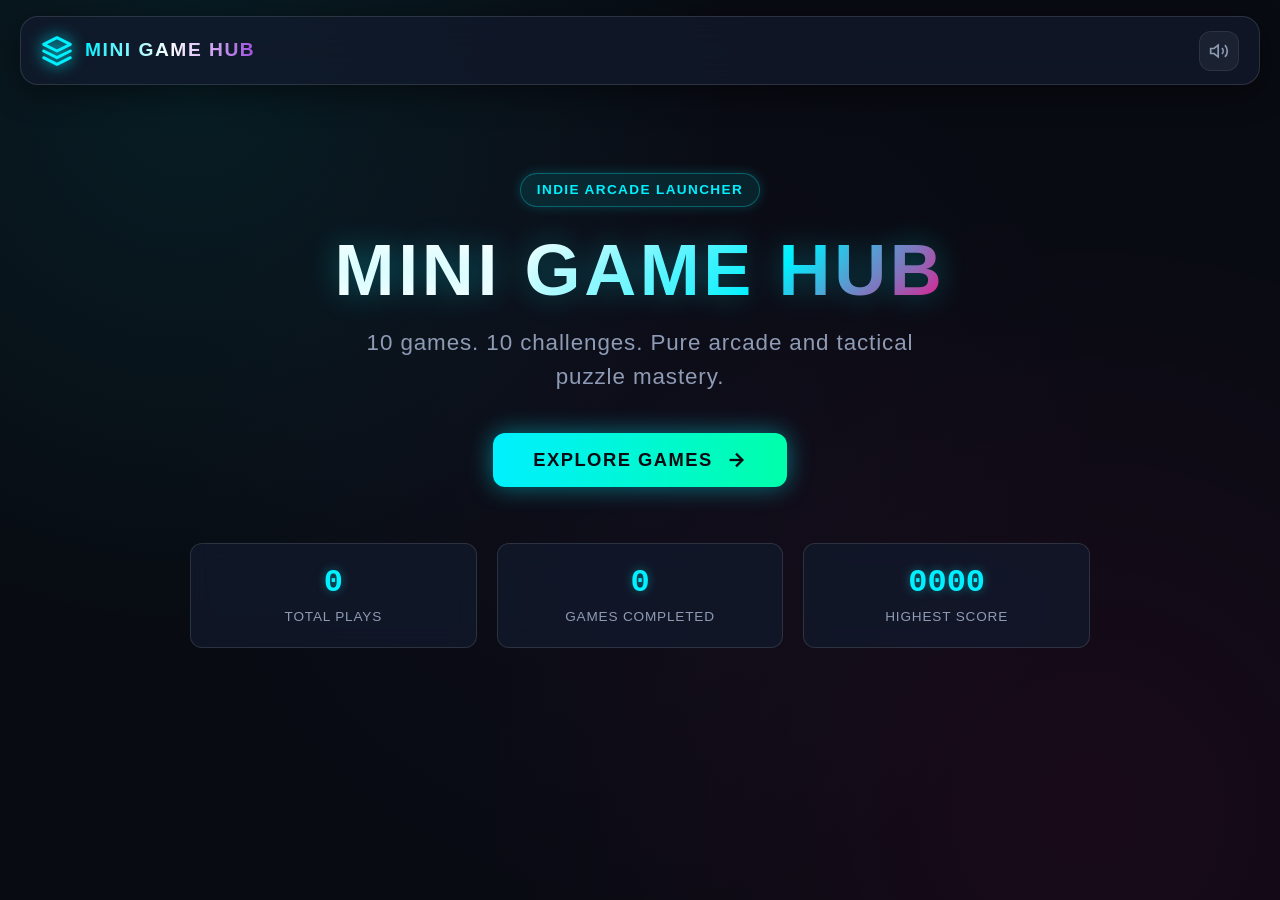
<file: mini-game-hub/index.html>
<!DOCTYPE html>
<html lang="en">
<head>
  <meta charset="UTF-8">
  <meta name="viewport" content="width=device-width, initial-scale=1.0">
  <title>Mini Game Hub | 10 Games, 10 Challenges</title>
  <meta name="description" content="An indie game launcher featuring 10 unique, fully playable mini-games built with vanilla HTML, CSS, and JavaScript.">
  
  <!-- Stylesheets -->
  <link rel="stylesheet" href="css/style.css">
  <link rel="stylesheet" href="css/games.css">
</head>
<body>
  <div id="app-container">
    <!-- Global Header -->
    <header class="app-header">
      <div class="brand-logo" id="brand-link" title="Return to Home">
        <svg class="brand-icon" viewBox="0 0 24 24" fill="none" stroke="currentColor" stroke-width="2.2" stroke-linecap="round" stroke-linejoin="round">
          <polygon points="12 2 2 7 12 12 22 7 12 2"></polygon>
          <polyline points="2 17 12 22 22 17"></polyline>
          <polyline points="2 12 12 17 22 12"></polyline>
        </svg>
        <span class="brand-text">Mini Game Hub</span>
      </div>

      <div class="header-actions">
        <button class="btn-icon" id="btn-toggle-sound" title="Toggle Sound FX" aria-label="Toggle Sound Effects">
          <svg viewBox="0 0 24 24" width="20" height="20" fill="none" stroke="currentColor" stroke-width="2">
            <polygon points="11 5 6 9 2 9 2 15 6 15 11 19 11 5"></polygon>
            <path d="M19.07 4.93a10 10 0 0 1 0 14.14M15.54 8.46a5 5 0 0 1 0 7.07"></path>
          </svg>
        </button>
      </div>
    </header>

    <!-- VIEW 1: HOME -->
    <main id="view-home" class="view-screen active">
      <section class="home-hero">
        <div class="hero-badge">Indie Arcade Launcher</div>
        <h1 class="hero-title">Mini Game Hub</h1>
        <p class="hero-subtitle">10 games. 10 challenges. Pure arcade and tactical puzzle mastery.</p>

        <button class="btn-primary-launch" id="btn-explore">
          <span>EXPLORE GAMES</span>
          <svg viewBox="0 0 24 24" width="22" height="22" fill="none" stroke="currentColor" stroke-width="2.5">
            <line x1="5" y1="12" x2="19" y2="12"></line>
            <polyline points="12 5 19 12 12 19"></polyline>
          </svg>
        </button>

        <!-- Stats Overview -->
        <div class="home-stats-grid">
          <div class="stat-pill">
            <div class="stat-value" id="stat-total-plays">0</div>
            <div class="stat-label">Total Plays</div>
          </div>
          <div class="stat-pill">
            <div class="stat-value" id="stat-completed">0</div>
            <div class="stat-label">Games Completed</div>
          </div>
          <div class="stat-pill">
            <div class="stat-value" id="stat-highest-score">0000</div>
            <div class="stat-label">Highest Score</div>
          </div>
        </div>
      </section>
    </main>

    <!-- VIEW 2: GAME HUB -->
    <section id="view-hub" class="view-screen">
      <div class="hub-header">
        <div class="hub-title-row">
          <h2 class="hub-title">Game Library</h2>
          <span class="hub-subtitle">Select a challenge to begin</span>
        </div>
      </div>

      <!-- 10 Game Cards Grid -->
      <div class="games-grid" id="games-grid">
        <!-- Rendered dynamically by app.js -->
      </div>
    </section>

    <!-- VIEW 3: GAME SCREEN -->
    <section id="view-game" class="view-screen">
      <div class="game-screen-wrapper">
        <!-- Top bar: Back & Title -->
        <div class="game-top-bar">
          <button class="btn-back" id="btn-game-back">
            <span>←</span> BACK
          </button>
          <h2 class="active-game-title" id="hud-game-title">GAME NAME</h2>
          <div style="width: 70px;"></div> <!-- balance spacing -->
        </div>

        <!-- Consistent HUD Stats Bar -->
        <div class="game-hud-bar">
          <div class="hud-item">
            <span class="hud-item-label">Score</span>
            <span class="hud-item-val" id="hud-score">0000</span>
          </div>
          <div class="hud-item">
            <span class="hud-item-label">Best</span>
            <span class="hud-item-val" id="hud-best">0000</span>
          </div>
          <div class="hud-item">
            <span class="hud-item-label">Level</span>
            <span class="hud-item-val" id="hud-level">1</span>
          </div>
          <div class="hud-item">
            <span class="hud-item-label">Time</span>
            <span class="hud-item-val" id="hud-time">00:30</span>
          </div>
        </div>

        <!-- Dynamic Game Mount Container -->
        <div id="game-area">
          <!-- Game modules inject canvas/DOM here -->
        </div>

        <!-- Bottom Controls -->
        <div class="game-bottom-bar">
          <button class="btn-ctrl btn-restart" id="btn-restart-game">RESTART</button>
          <button class="btn-ctrl btn-exit" id="btn-exit-game">EXIT</button>
        </div>
      </div>
    </section>
  </div>

  <!-- Reusable Modal (Game Over / Victory / Solution) -->
  <div class="modal-overlay" id="modal-overlay">
    <div class="modal-card" id="modal-content">
      <!-- Injected dynamically by app.js -->
    </div>
  </div>

  <!-- JavaScript Modules in Dependency Order -->
  <script src="js/storage.js"></script>
  <script src="js/utils.js"></script>

  <!-- 10 Independent Games -->
  <script src="js/games/memoryHacker.js"></script>
  <script src="js/games/fakeOrReal.js"></script>
  <script src="js/games/whoIsLying.js"></script>
  <script src="js/games/bombDefusal.js"></script>
  <script src="js/games/trafficController.js"></script>
  <script src="js/games/virusEvolution.js"></script>
  <script src="js/games/bankHeist.js"></script>
  <script src="js/games/rescueIsland.js"></script>
  <script src="js/games/robotArena.js"></script>
  <script src="js/games/timeLoop.js"></script>

  <!-- Main App Controller -->
  <script src="js/app.js"></script>
</body>
</html>
</file>
<file: mini-game-hub/css/style.css>
/* ==========================================================================
   MINI GAME HUB - MASTER STYLESHEET
   Dark Gaming Aesthetic, Neon Accents, Glassmorphic Panels & Responsive Layout
   ========================================================================== */

:root {
  --bg-main: #080b12;
  --bg-secondary: #0f1626;
  --bg-card: rgba(18, 26, 44, 0.75);
  --bg-card-hover: rgba(26, 38, 64, 0.85);
  --bg-panel: rgba(13, 20, 36, 0.8);

  --text-main: #f0f4fc;
  --text-muted: #8e9bb5;
  --text-dim: #54627d;

  --neon-cyan: #00f0ff;
  --neon-magenta: #ff007f;
  --neon-purple: #9d4edd;
  --neon-green: #00ff88;
  --neon-amber: #ffaa00;
  --neon-red: #ff334b;

  --border-subtle: rgba(255, 255, 255, 0.08);
  --border-glow: rgba(0, 240, 255, 0.3);
  --border-glass: rgba(255, 255, 255, 0.12);

  --font-main: -apple-system, BlinkMacSystemFont, 'Segoe UI', Roboto, Helvetica, Arial, sans-serif;
  --font-mono: 'SFMono-Regular', Consolas, 'Liberation Mono', Menlo, Courier, monospace;
  --font-gaming: 'Orbitron', -apple-system, BlinkMacSystemFont, 'Segoe UI', sans-serif;

  --radius-sm: 8px;
  --radius-md: 12px;
  --radius-lg: 18px;
  --radius-full: 9999px;

  --shadow-card: 0 8px 32px 0 rgba(0, 0, 0, 0.45);
  --shadow-glow-cyan: 0 0 20px rgba(0, 240, 255, 0.35);
  --shadow-glow-magenta: 0 0 20px rgba(255, 0, 127, 0.35);

  --transition-fast: 0.15s ease;
  --transition-normal: 0.25s cubic-bezier(0.16, 1, 0.3, 1);
}

/* Base Reset & Box Sizing */
*, *::before, *::after {
  box-sizing: border-box;
  margin: 0;
  padding: 0;
}

body {
  font-family: var(--font-main);
  background-color: var(--bg-main);
  color: var(--text-main);
  min-height: 100vh;
  line-height: 1.5;
  overflow-x: hidden;
  background-image: 
    radial-gradient(circle at 15% 10%, rgba(0, 240, 255, 0.08) 0%, transparent 40%),
    radial-gradient(circle at 85% 90%, rgba(255, 0, 127, 0.07) 0%, transparent 45%),
    radial-gradient(circle at 50% 50%, rgba(157, 78, 221, 0.04) 0%, transparent 60%);
  background-attachment: fixed;
  -webkit-font-smoothing: antialiased;
}

button {
  font-family: inherit;
  cursor: pointer;
  border: none;
  background: none;
  color: inherit;
}

/* App Wrapper */
#app-container {
  display: flex;
  flex-direction: column;
  min-height: 100vh;
  max-width: 1360px;
  margin: 0 auto;
  padding: 1rem 1.25rem 2rem;
}

/* Global Navigation Header */
.app-header {
  display: flex;
  justify-content: space-between;
  align-items: center;
  padding: 0.85rem 1.25rem;
  margin-bottom: 1.5rem;
  background: var(--bg-card);
  backdrop-filter: blur(16px);
  -webkit-backdrop-filter: blur(16px);
  border: 1px solid var(--border-glass);
  border-radius: var(--radius-lg);
  box-shadow: var(--shadow-card);
}

.brand-logo {
  display: flex;
  align-items: center;
  gap: 0.75rem;
  text-decoration: none;
  cursor: pointer;
}

.brand-icon {
  width: 2rem;
  height: 2rem;
  color: var(--neon-cyan);
  filter: drop-shadow(0 0 8px var(--neon-cyan));
}

.brand-text {
  font-size: 1.2rem;
  font-weight: 800;
  letter-spacing: 0.08em;
  text-transform: uppercase;
  background: linear-gradient(90deg, var(--neon-cyan), #ffffff, var(--neon-purple));
  -webkit-background-clip: text;
  -webkit-text-fill-color: transparent;
}

.header-actions {
  display: flex;
  align-items: center;
  gap: 0.75rem;
}

.btn-icon {
  display: inline-flex;
  align-items: center;
  justify-content: center;
  width: 2.5rem;
  height: 2.5rem;
  border-radius: var(--radius-md);
  background: rgba(255, 255, 255, 0.05);
  border: 1px solid var(--border-subtle);
  color: var(--text-muted);
  transition: all var(--transition-fast);
}

.btn-icon:hover {
  background: rgba(0, 240, 255, 0.12);
  color: var(--neon-cyan);
  border-color: var(--border-glow);
}

/* View Container System */
.view-screen {
  display: none;
  animation: fadeIn 0.3s ease-out;
}

.view-screen.active {
  display: block;
}

@keyframes fadeIn {
  from { opacity: 0; transform: translateY(8px); }
  to { opacity: 1; transform: translateY(0); }
}

/* ==========================================================================
   VIEW 1: HOME SCREEN
   ========================================================================== */
.home-hero {
  display: flex;
  flex-direction: column;
  align-items: center;
  text-align: center;
  padding: 4rem 1.5rem 3rem;
  position: relative;
}

.hero-badge {
  display: inline-flex;
  align-items: center;
  gap: 0.5rem;
  padding: 0.35rem 1rem;
  background: rgba(0, 240, 255, 0.1);
  border: 1px solid rgba(0, 240, 255, 0.3);
  border-radius: var(--radius-full);
  color: var(--neon-cyan);
  font-size: 0.85rem;
  font-weight: 600;
  text-transform: uppercase;
  letter-spacing: 0.1em;
  margin-bottom: 1.5rem;
  box-shadow: 0 0 12px rgba(0, 240, 255, 0.2);
}

.hero-title {
  font-size: clamp(2.5rem, 6vw, 4.5rem);
  font-weight: 900;
  letter-spacing: 0.05em;
  text-transform: uppercase;
  line-height: 1.1;
  margin-bottom: 1rem;
  background: linear-gradient(135deg, #ffffff 30%, var(--neon-cyan) 70%, var(--neon-magenta) 100%);
  -webkit-background-clip: text;
  -webkit-text-fill-color: transparent;
  text-shadow: 0 0 30px rgba(0, 240, 255, 0.3);
}

.hero-subtitle {
  font-size: clamp(1.1rem, 2.5vw, 1.4rem);
  color: var(--text-muted);
  max-width: 600px;
  margin-bottom: 2.5rem;
  letter-spacing: 0.04em;
}

.btn-primary-launch {
  display: inline-flex;
  align-items: center;
  gap: 0.75rem;
  padding: 1rem 2.5rem;
  font-size: 1.15rem;
  font-weight: 700;
  letter-spacing: 0.08em;
  text-transform: uppercase;
  color: #080b12;
  background: linear-gradient(90deg, var(--neon-cyan), #00ffaa);
  border-radius: var(--radius-md);
  box-shadow: 0 0 25px rgba(0, 240, 255, 0.45);
  transition: all var(--transition-normal);
}

.btn-primary-launch:hover {
  transform: translateY(-3px) scale(1.02);
  box-shadow: 0 0 35px rgba(0, 240, 255, 0.65);
}

.btn-primary-launch:active {
  transform: translateY(0);
}

.home-stats-grid {
  display: grid;
  grid-template-columns: repeat(auto-fit, minmax(200px, 1fr));
  gap: 1.25rem;
  max-width: 900px;
  margin: 3.5rem auto 0;
  width: 100%;
}

.stat-pill {
  background: var(--bg-card);
  backdrop-filter: blur(12px);
  -webkit-backdrop-filter: blur(12px);
  border: 1px solid var(--border-glass);
  border-radius: var(--radius-md);
  padding: 1.25rem;
  text-align: center;
  transition: transform var(--transition-fast);
}

.stat-pill:hover {
  transform: translateY(-4px);
  border-color: var(--border-glow);
}

.stat-value {
  font-family: var(--font-mono);
  font-size: 2rem;
  font-weight: 800;
  color: var(--neon-cyan);
  text-shadow: 0 0 10px rgba(0, 240, 255, 0.4);
  line-height: 1.2;
}

.stat-label {
  font-size: 0.85rem;
  color: var(--text-muted);
  text-transform: uppercase;
  letter-spacing: 0.06em;
  margin-top: 0.25rem;
}

/* ==========================================================================
   VIEW 2: GAME HUB SCREEN
   ========================================================================== */
.hub-header {
  display: flex;
  flex-direction: column;
  gap: 0.5rem;
  margin-bottom: 2rem;
}

.hub-title-row {
  display: flex;
  justify-content: space-between;
  align-items: center;
  flex-wrap: wrap;
  gap: 1rem;
}

.hub-title {
  font-size: 2rem;
  font-weight: 800;
  letter-spacing: 0.05em;
  text-transform: uppercase;
}

.hub-subtitle {
  color: var(--text-muted);
  font-size: 0.95rem;
}

.games-grid {
  display: grid;
  grid-template-columns: repeat(auto-fill, minmax(290px, 1fr));
  gap: 1.5rem;
}

/* Game Card */
.game-card {
  background: var(--bg-card);
  backdrop-filter: blur(16px);
  -webkit-backdrop-filter: blur(16px);
  border: 1px solid var(--border-glass);
  border-radius: var(--radius-lg);
  padding: 1.5rem;
  display: flex;
  flex-direction: column;
  justify-content: space-between;
  transition: all var(--transition-normal);
  position: relative;
  overflow: hidden;
  box-shadow: var(--shadow-card);
}

.game-card::before {
  content: '';
  position: absolute;
  top: 0;
  left: 0;
  right: 0;
  height: 3px;
  background: linear-gradient(90deg, transparent, var(--card-accent, var(--neon-cyan)), transparent);
  opacity: 0;
  transition: opacity var(--transition-fast);
}

.game-card:hover {
  transform: translateY(-6px);
  background: var(--bg-card-hover);
  border-color: rgba(255, 255, 255, 0.2);
  box-shadow: 0 12px 35px rgba(0, 0, 0, 0.6), 0 0 20px var(--card-glow, rgba(0, 240, 255, 0.25));
}

.game-card:hover::before {
  opacity: 1;
}

.card-top {
  display: flex;
  align-items: flex-start;
  justify-content: space-between;
  margin-bottom: 1rem;
}

.card-icon-box {
  width: 3.25rem;
  height: 3.25rem;
  border-radius: var(--radius-md);
  background: rgba(255, 255, 255, 0.04);
  border: 1px solid var(--border-subtle);
  display: flex;
  align-items: center;
  justify-content: center;
  color: var(--card-accent, var(--neon-cyan));
  box-shadow: inset 0 0 12px rgba(0, 240, 255, 0.08);
  transition: transform var(--transition-fast);
}

.game-card:hover .card-icon-box {
  transform: scale(1.08) rotate(2deg);
}

.card-icon-box svg {
  width: 1.85rem;
  height: 1.85rem;
}

.badge-difficulty {
  font-size: 0.72rem;
  font-weight: 700;
  text-transform: uppercase;
  letter-spacing: 0.08em;
  padding: 0.25rem 0.65rem;
  border-radius: var(--radius-full);
}

.diff-easy {
  color: var(--neon-green);
  background: rgba(0, 255, 136, 0.12);
  border: 1px solid rgba(0, 255, 136, 0.3);
}

.diff-medium {
  color: var(--neon-amber);
  background: rgba(255, 170, 0, 0.12);
  border: 1px solid rgba(255, 170, 0, 0.3);
}

.diff-hard {
  color: var(--neon-red);
  background: rgba(255, 51, 75, 0.12);
  border: 1px solid rgba(255, 51, 75, 0.3);
}

.card-content {
  margin-bottom: 1.5rem;
}

.card-title {
  font-size: 1.25rem;
  font-weight: 700;
  margin-bottom: 0.4rem;
  letter-spacing: 0.02em;
}

.card-desc {
  font-size: 0.88rem;
  color: var(--text-muted);
  line-height: 1.45;
}

.card-footer {
  display: flex;
  align-items: center;
  justify-content: space-between;
  padding-top: 1rem;
  border-top: 1px solid var(--border-subtle);
  margin-top: auto;
}

.card-highscore {
  display: flex;
  flex-direction: column;
}

.score-caption {
  font-size: 0.7rem;
  color: var(--text-dim);
  text-transform: uppercase;
  letter-spacing: 0.05em;
}

.score-digits {
  font-family: var(--font-mono);
  font-size: 1.15rem;
  font-weight: 700;
  color: var(--neon-cyan);
}

.btn-play {
  padding: 0.55rem 1.4rem;
  font-size: 0.85rem;
  font-weight: 700;
  letter-spacing: 0.06em;
  text-transform: uppercase;
  color: #080b12;
  background: var(--card-accent, var(--neon-cyan));
  border-radius: var(--radius-sm);
  transition: all var(--transition-fast);
  box-shadow: 0 0 12px rgba(0, 240, 255, 0.3);
}

.btn-play:hover {
  transform: translateY(-2px);
  box-shadow: 0 0 18px var(--card-accent, var(--neon-cyan));
  filter: brightness(1.15);
}

/* ==========================================================================
   VIEW 3: GAME SCREEN (UNIFIED LAYOUT)
   ========================================================================== */
.game-screen-wrapper {
  display: flex;
  flex-direction: column;
  gap: 1rem;
  max-width: 1000px;
  margin: 0 auto;
}

/* Top bar: Back, Title */
.game-top-bar {
  display: flex;
  justify-content: space-between;
  align-items: center;
  padding: 0.75rem 1.25rem;
  background: var(--bg-card);
  backdrop-filter: blur(12px);
  -webkit-backdrop-filter: blur(12px);
  border: 1px solid var(--border-glass);
  border-radius: var(--radius-md);
}

.btn-back {
  display: inline-flex;
  align-items: center;
  gap: 0.5rem;
  padding: 0.45rem 0.9rem;
  border-radius: var(--radius-sm);
  background: rgba(255, 255, 255, 0.06);
  border: 1px solid var(--border-subtle);
  font-size: 0.85rem;
  font-weight: 600;
  color: var(--text-main);
  transition: all var(--transition-fast);
}

.btn-back:hover {
  background: rgba(255, 255, 255, 0.12);
  color: var(--neon-cyan);
  border-color: var(--border-glow);
}

.active-game-title {
  font-size: 1.35rem;
  font-weight: 800;
  letter-spacing: 0.05em;
  text-transform: uppercase;
  color: #ffffff;
  text-align: center;
}

/* Dynamic HUD Bar: Score, Best, Level, Time */
.game-hud-bar {
  display: grid;
  grid-template-columns: repeat(4, 1fr);
  gap: 0.75rem;
}

.hud-item {
  background: var(--bg-card);
  backdrop-filter: blur(12px);
  -webkit-backdrop-filter: blur(12px);
  border: 1px solid var(--border-glass);
  border-radius: var(--radius-md);
  padding: 0.65rem 0.85rem;
  display: flex;
  flex-direction: column;
  align-items: center;
  justify-content: center;
}

.hud-item-label {
  font-size: 0.72rem;
  color: var(--text-muted);
  text-transform: uppercase;
  letter-spacing: 0.08em;
  margin-bottom: 0.15rem;
}

.hud-item-val {
  font-family: var(--font-mono);
  font-size: 1.25rem;
  font-weight: 700;
  color: var(--neon-cyan);
}

.hud-item-val.time-alert {
  color: var(--neon-red);
  animation: pulseAlarm 0.8s infinite alternate;
}

@keyframes pulseAlarm {
  from { text-shadow: 0 0 5px rgba(255, 51, 75, 0.5); }
  to { text-shadow: 0 0 15px rgba(255, 51, 75, 1); }
}

/* GAME CANVAS & CONTAINER */
#game-area {
  background: var(--bg-panel);
  backdrop-filter: blur(16px);
  -webkit-backdrop-filter: blur(16px);
  border: 1px solid var(--border-glass);
  border-radius: var(--radius-lg);
  padding: 1.5rem;
  min-height: 480px;
  display: flex;
  flex-direction: column;
  justify-content: center;
  align-items: center;
  position: relative;
  overflow: hidden;
  box-shadow: inset 0 0 40px rgba(0, 0, 0, 0.5);
}

/* Bottom Controls: Restart & Exit */
.game-bottom-bar {
  display: flex;
  justify-content: center;
  align-items: center;
  gap: 1.25rem;
  padding: 0.75rem 0;
}

.btn-ctrl {
  padding: 0.7rem 1.8rem;
  font-size: 0.9rem;
  font-weight: 700;
  letter-spacing: 0.08em;
  text-transform: uppercase;
  border-radius: var(--radius-sm);
  transition: all var(--transition-fast);
}

.btn-restart {
  background: rgba(0, 240, 255, 0.12);
  border: 1px solid var(--border-glow);
  color: var(--neon-cyan);
}

.btn-restart:hover {
  background: var(--neon-cyan);
  color: #080b12;
  box-shadow: 0 0 18px var(--border-glow);
}

.btn-exit {
  background: rgba(255, 255, 255, 0.06);
  border: 1px solid var(--border-subtle);
  color: var(--text-muted);
}

.btn-exit:hover {
  background: rgba(255, 51, 75, 0.15);
  border-color: rgba(255, 51, 75, 0.4);
  color: var(--neon-red);
}

/* ==========================================================================
   MODAL DIALOG (Game Over, Level Up, Info)
   ========================================================================== */
.modal-overlay {
  display: none;
  position: fixed;
  top: 0;
  left: 0;
  right: 0;
  bottom: 0;
  background: rgba(4, 7, 14, 0.85);
  backdrop-filter: blur(8px);
  -webkit-backdrop-filter: blur(8px);
  z-index: 1000;
  align-items: center;
  justify-content: center;
  padding: 1.5rem;
}

.modal-overlay.active {
  display: flex;
  animation: modalFade 0.25s ease-out;
}

@keyframes modalFade {
  from { opacity: 0; transform: scale(0.95); }
  to { opacity: 1; transform: scale(1); }
}

.modal-card {
  background: #0f1626;
  border: 1px solid var(--border-glass);
  border-radius: var(--radius-lg);
  padding: 2.25rem 2rem;
  max-width: 460px;
  width: 100%;
  text-align: center;
  box-shadow: 0 20px 50px rgba(0, 0, 0, 0.8), 0 0 30px rgba(0, 240, 255, 0.2);
  position: relative;
}

.modal-icon-badge {
  width: 4rem;
  height: 4rem;
  border-radius: 50%;
  margin: 0 auto 1.25rem;
  display: flex;
  align-items: center;
  justify-content: center;
  font-size: 2rem;
  background: rgba(0, 240, 255, 0.1);
  border: 2px solid var(--neon-cyan);
  color: var(--neon-cyan);
  box-shadow: 0 0 20px rgba(0, 240, 255, 0.35);
}

.modal-icon-badge.win {
  border-color: var(--neon-green);
  color: var(--neon-green);
  background: rgba(0, 255, 136, 0.12);
  box-shadow: 0 0 25px rgba(0, 255, 136, 0.4);
}

.modal-icon-badge.lose {
  border-color: var(--neon-red);
  color: var(--neon-red);
  background: rgba(255, 51, 75, 0.12);
  box-shadow: 0 0 25px rgba(255, 51, 75, 0.4);
}

.modal-title {
  font-size: 1.75rem;
  font-weight: 800;
  text-transform: uppercase;
  margin-bottom: 0.5rem;
  letter-spacing: 0.05em;
}

.modal-msg {
  color: var(--text-muted);
  font-size: 0.95rem;
  margin-bottom: 1.5rem;
  line-height: 1.45;
}

.modal-stats {
  background: rgba(255, 255, 255, 0.03);
  border: 1px solid var(--border-subtle);
  border-radius: var(--radius-md);
  padding: 1rem;
  display: flex;
  justify-content: space-around;
  margin-bottom: 1.75rem;
}

.modal-stat-box {
  display: flex;
  flex-direction: column;
}

.modal-stat-label {
  font-size: 0.7rem;
  color: var(--text-dim);
  text-transform: uppercase;
}

.modal-stat-val {
  font-family: var(--font-mono);
  font-size: 1.4rem;
  font-weight: 800;
  color: var(--neon-cyan);
}

.new-record-tag {
  color: var(--neon-green);
  font-size: 0.8rem;
  font-weight: 700;
  margin-top: 0.2rem;
  animation: pulseAlarm 1s infinite alternate;
}

.modal-actions {
  display: flex;
  gap: 1rem;
  justify-content: center;
}

.modal-btn {
  flex: 1;
  padding: 0.75rem 1.25rem;
  border-radius: var(--radius-sm);
  font-weight: 700;
  font-size: 0.9rem;
  text-transform: uppercase;
  letter-spacing: 0.05em;
  transition: all var(--transition-fast);
}

.modal-btn-primary {
  background: var(--neon-cyan);
  color: #080b12;
}

.modal-btn-primary:hover {
  filter: brightness(1.15);
  box-shadow: 0 0 18px var(--neon-cyan);
}

.modal-btn-secondary {
  background: rgba(255, 255, 255, 0.08);
  color: var(--text-main);
  border: 1px solid var(--border-subtle);
}

.modal-btn-secondary:hover {
  background: rgba(255, 255, 255, 0.15);
}

/* ==========================================================================
   RESPONSIVE DESIGN
   ========================================================================== */
@media (max-width: 768px) {
  #app-container {
    padding: 0.75rem 0.75rem 1.5rem;
  }

  .app-header {
    padding: 0.75rem 1rem;
    margin-bottom: 1rem;
  }

  .hero-title {
    font-size: 2.25rem;
  }

  .home-hero {
    padding: 2.5rem 1rem 2rem;
  }

  .games-grid {
    grid-template-columns: 1fr;
    gap: 1rem;
  }

  .game-hud-bar {
    grid-template-columns: repeat(2, 1fr);
    gap: 0.5rem;
  }

  #game-area {
    padding: 1rem;
    min-height: 420px;
  }

  .modal-card {
    padding: 1.5rem 1.25rem;
  }
}
</file>
<file: mini-game-hub/css/games.css>
/* ==========================================================================
   MINI GAME HUB - GAMES SPECIFIC STYLESHEET
   Styles for all 10 independent mini-games
   ========================================================================== */

/* Universal Game Container Utilities */
.game-container {
  width: 100%;
  display: flex;
  flex-direction: column;
  align-items: center;
  justify-content: center;
  position: relative;
  user-select: none;
}

.game-instruction-banner {
  background: rgba(0, 240, 255, 0.08);
  border: 1px solid rgba(0, 240, 255, 0.2);
  border-radius: var(--radius-sm);
  padding: 0.5rem 1rem;
  margin-bottom: 1.25rem;
  font-size: 0.88rem;
  color: var(--neon-cyan);
  text-align: center;
  max-width: 600px;
  width: 100%;
}

/* ==========================================================================
   GAME 1: MEMORY HACKER
   ========================================================================== */
.memory-terminal {
  display: flex;
  flex-direction: column;
  align-items: center;
  gap: 1.5rem;
  width: 100%;
  max-width: 480px;
}

.terminal-status-text {
  font-family: var(--font-mono);
  font-size: 1rem;
  color: var(--neon-cyan);
  letter-spacing: 0.08em;
  text-transform: uppercase;
  min-height: 1.5rem;
  text-align: center;
}

.memory-node-grid {
  display: grid;
  grid-template-columns: repeat(3, 1fr);
  gap: 1.25rem;
  width: 100%;
}

.memory-node {
  aspect-ratio: 1;
  background: rgba(255, 255, 255, 0.03);
  border: 2px solid rgba(255, 255, 255, 0.12);
  border-radius: var(--radius-md);
  display: flex;
  flex-direction: column;
  align-items: center;
  justify-content: center;
  gap: 0.5rem;
  font-size: 1.8rem;
  color: var(--text-muted);
  cursor: pointer;
  transition: all 0.15s ease;
  position: relative;
  overflow: hidden;
}

.memory-node:hover:not(.disabled) {
  border-color: var(--neon-cyan);
  color: var(--neon-cyan);
  transform: scale(1.04);
}

.memory-node.disabled {
  cursor: not-allowed;
  opacity: 0.85;
}

.memory-node.active-flash {
  background: var(--node-color, var(--neon-cyan)) !important;
  color: #080b12 !important;
  border-color: #ffffff !important;
  box-shadow: 0 0 30px var(--node-color, var(--neon-cyan));
  transform: scale(1.08);
}

.memory-node .node-glyph {
  font-size: 2.2rem;
  line-height: 1;
}

.memory-node .node-label {
  font-family: var(--font-mono);
  font-size: 0.75rem;
  font-weight: 700;
  text-transform: uppercase;
  letter-spacing: 0.1em;
}

/* ==========================================================================
   GAME 2: FAKE OR REAL
   ========================================================================== */
.fake-real-container {
  display: flex;
  flex-direction: column;
  align-items: center;
  width: 100%;
  max-width: 500px;
}

.shape-grid {
  display: grid;
  gap: 0.85rem;
  width: 100%;
  padding: 1rem;
  background: rgba(0, 0, 0, 0.25);
  border-radius: var(--radius-lg);
  border: 1px solid var(--border-subtle);
}

.shape-tile {
  aspect-ratio: 1;
  background: rgba(255, 255, 255, 0.04);
  border: 1px solid var(--border-subtle);
  border-radius: var(--radius-md);
  display: flex;
  align-items: center;
  justify-content: center;
  cursor: pointer;
  transition: all 0.15s ease;
  padding: 0.75rem;
}

.shape-tile:hover {
  background: rgba(255, 255, 255, 0.1);
  border-color: var(--neon-cyan);
  transform: scale(1.05);
}

.shape-tile svg {
  width: 100%;
  height: 100%;
  pointer-events: none;
}

.shape-tile.correct-flash {
  background: rgba(0, 255, 136, 0.3) !important;
  border-color: var(--neon-green) !important;
  box-shadow: 0 0 20px var(--neon-green);
}

.shape-tile.wrong-flash {
  background: rgba(255, 51, 75, 0.3) !important;
  border-color: var(--neon-red) !important;
  animation: shake 0.3s ease;
}

@keyframes shake {
  0%, 100% { transform: translateX(0); }
  25% { transform: translateX(-6px); }
  75% { transform: translateX(6px); }
}

/* ==========================================================================
   GAME 3: WHO IS LYING?
   ========================================================================== */
.detective-board {
  display: flex;
  flex-direction: column;
  gap: 1.25rem;
  width: 100%;
  max-width: 760px;
}

.case-briefing {
  background: rgba(255, 255, 255, 0.03);
  border: 1px solid var(--border-subtle);
  border-left: 4px solid var(--neon-purple);
  border-radius: var(--radius-md);
  padding: 1rem 1.25rem;
}

.case-briefing h4 {
  color: var(--neon-purple);
  text-transform: uppercase;
  font-size: 0.85rem;
  letter-spacing: 0.08em;
  margin-bottom: 0.25rem;
}

.case-briefing p {
  font-size: 0.92rem;
  color: var(--text-muted);
}

.clues-box {
  background: rgba(0, 240, 255, 0.04);
  border: 1px dashed rgba(0, 240, 255, 0.25);
  border-radius: var(--radius-md);
  padding: 0.85rem 1.25rem;
}

.clues-box h5 {
  font-size: 0.8rem;
  text-transform: uppercase;
  color: var(--neon-cyan);
  letter-spacing: 0.08em;
  margin-bottom: 0.4rem;
}

.clues-box ul {
  list-style-type: none;
  display: flex;
  flex-direction: column;
  gap: 0.35rem;
}

.clues-box li {
  font-size: 0.85rem;
  color: var(--text-main);
  display: flex;
  align-items: center;
  gap: 0.5rem;
}

.clues-box li::before {
  content: '▶';
  color: var(--neon-cyan);
  font-size: 0.65rem;
}

.suspects-grid {
  display: grid;
  grid-template-columns: repeat(auto-fit, minmax(220px, 1fr));
  gap: 1rem;
}

.suspect-card {
  background: rgba(255, 255, 255, 0.04);
  border: 1px solid var(--border-glass);
  border-radius: var(--radius-md);
  padding: 1.15rem;
  display: flex;
  flex-direction: column;
  gap: 0.75rem;
  transition: all var(--transition-fast);
}

.suspect-card:hover {
  background: rgba(255, 255, 255, 0.08);
  border-color: rgba(255, 255, 255, 0.25);
}

.suspect-header {
  display: flex;
  align-items: center;
  gap: 0.75rem;
}

.suspect-avatar {
  font-size: 1.8rem;
  width: 2.75rem;
  height: 2.75rem;
  background: rgba(255, 255, 255, 0.06);
  border-radius: 50%;
  display: flex;
  align-items: center;
  justify-content: center;
}

.suspect-name {
  font-weight: 700;
  font-size: 1rem;
}

.suspect-role {
  font-size: 0.75rem;
  color: var(--text-dim);
  text-transform: uppercase;
}

.suspect-statement {
  background: rgba(0, 0, 0, 0.3);
  border-radius: var(--radius-sm);
  padding: 0.75rem;
  font-size: 0.85rem;
  color: var(--text-muted);
  font-style: italic;
  flex: 1;
}

.btn-accuse {
  padding: 0.6rem;
  border-radius: var(--radius-sm);
  background: rgba(255, 0, 127, 0.15);
  border: 1px solid var(--neon-magenta);
  color: var(--neon-magenta);
  font-weight: 700;
  font-size: 0.8rem;
  text-transform: uppercase;
  letter-spacing: 0.06em;
  transition: all var(--transition-fast);
}

.btn-accuse:hover {
  background: var(--neon-magenta);
  color: #ffffff;
  box-shadow: 0 0 15px var(--neon-magenta);
}

.solution-explanation-card {
  background: rgba(0, 255, 136, 0.08);
  border: 1px solid var(--neon-green);
  border-radius: var(--radius-md);
  padding: 1.25rem;
  margin-top: 1rem;
}

/* ==========================================================================
   GAME 4: BOMB DEFUSAL
   ========================================================================== */
.bomb-chassis {
  background: #141b2b;
  border: 3px solid #2b3954;
  border-radius: var(--radius-lg);
  padding: 1.5rem;
  max-width: 680px;
  width: 100%;
  box-shadow: inset 0 0 30px rgba(0, 0, 0, 0.8), 0 10px 40px rgba(0, 0, 0, 0.7);
  display: flex;
  flex-direction: column;
  gap: 1.5rem;
}

.bomb-top-panel {
  display: flex;
  justify-content: space-between;
  align-items: center;
  background: #0a0d14;
  padding: 0.75rem 1.25rem;
  border-radius: var(--radius-md);
  border: 1px solid #1f2a3f;
}

.bomb-serial {
  font-family: var(--font-mono);
  font-size: 0.85rem;
  color: var(--text-dim);
  letter-spacing: 0.1em;
}

.bomb-strikes {
  display: flex;
  align-items: center;
  gap: 0.5rem;
}

.strike-box {
  width: 1.25rem;
  height: 1.25rem;
  border: 2px solid #334460;
  border-radius: 4px;
  display: flex;
  align-items: center;
  justify-content: center;
  color: #334460;
  font-weight: 800;
  font-size: 0.9rem;
}

.strike-box.active {
  border-color: var(--neon-red);
  color: var(--neon-red);
  background: rgba(255, 51, 75, 0.2);
  box-shadow: 0 0 8px var(--neon-red);
}

.bomb-modules-grid {
  display: grid;
  grid-template-columns: repeat(auto-fit, minmax(260px, 1fr));
  gap: 1.25rem;
}

.bomb-module {
  background: #0c121e;
  border: 1px solid #25334c;
  border-radius: var(--radius-md);
  padding: 1rem;
  position: relative;
}

.module-header {
  display: flex;
  justify-content: space-between;
  align-items: center;
  margin-bottom: 0.75rem;
  padding-bottom: 0.4rem;
  border-bottom: 1px solid #1d283d;
}

.module-title {
  font-size: 0.8rem;
  font-weight: 700;
  text-transform: uppercase;
  color: var(--text-muted);
}

.module-status-led {
  width: 0.75rem;
  height: 0.75rem;
  border-radius: 50%;
  background: #334460;
}

.module-status-led.solved {
  background: var(--neon-green);
  box-shadow: 0 0 10px var(--neon-green);
}

.wires-rack {
  display: flex;
  flex-direction: column;
  gap: 0.6rem;
  padding: 0.5rem 0;
}

.wire-item {
  height: 1.6rem;
  display: flex;
  align-items: center;
  cursor: pointer;
  position: relative;
  transition: transform var(--transition-fast);
}

.wire-item:hover:not(.cut) {
  transform: scaleY(1.15);
}

.wire-lead {
  height: 8px;
  width: 100%;
  border-radius: 4px;
  box-shadow: inset 0 1px 2px rgba(255, 255, 255, 0.4), 0 2px 5px rgba(0, 0, 0, 0.5);
}

.wire-item.cut .wire-lead {
  background: #252a36 !important;
  opacity: 0.4;
  text-decoration: line-through;
  box-shadow: none;
}

.wire-item.cut::after {
  content: '✂ CUT';
  position: absolute;
  right: 10px;
  font-size: 0.7rem;
  color: var(--text-dim);
  font-family: var(--font-mono);
}

.keypad-grid {
  display: grid;
  grid-template-columns: repeat(2, 1fr);
  gap: 0.5rem;
}

.keypad-btn {
  aspect-ratio: 1.2;
  background: #172236;
  border: 1px solid #2d3e5e;
  border-radius: var(--radius-sm);
  color: var(--neon-cyan);
  font-size: 1.4rem;
  display: flex;
  align-items: center;
  justify-content: center;
  cursor: pointer;
  transition: all var(--transition-fast);
}

.keypad-btn:hover:not(:disabled) {
  background: #213252;
  border-color: var(--neon-cyan);
  box-shadow: 0 0 10px rgba(0, 240, 255, 0.3);
}

.keypad-btn.pressed {
  background: rgba(0, 255, 136, 0.2);
  border-color: var(--neon-green);
  color: var(--neon-green);
}

.frequency-tuner {
  display: flex;
  flex-direction: column;
  gap: 0.75rem;
  align-items: center;
}

.freq-display {
  font-family: var(--font-mono);
  font-size: 1.5rem;
  font-weight: 800;
  color: var(--neon-amber);
  background: #06090f;
  padding: 0.4rem 1.5rem;
  border-radius: var(--radius-sm);
  border: 1px solid #25334c;
}

.freq-controls {
  display: flex;
  gap: 0.75rem;
  width: 100%;
}

.freq-btn {
  flex: 1;
  background: #172236;
  border: 1px solid #2d3e5e;
  border-radius: var(--radius-sm);
  padding: 0.5rem;
  color: var(--text-main);
  font-weight: 700;
}

.freq-btn:hover {
  background: #213252;
  color: var(--neon-cyan);
}

.manual-hint {
  font-size: 0.75rem;
  color: var(--text-dim);
  font-family: var(--font-mono);
  margin-top: 0.5rem;
  text-align: center;
}

/* ==========================================================================
   GAME 5: TRAFFIC CONTROLLER
   ========================================================================== */
.traffic-canvas-wrapper {
  position: relative;
  width: 100%;
  max-width: 600px;
  aspect-ratio: 1;
  background: #101622;
  border: 2px solid var(--border-glass);
  border-radius: var(--radius-lg);
  overflow: hidden;
  box-shadow: 0 10px 30px rgba(0, 0, 0, 0.6);
}

#traffic-canvas {
  width: 100%;
  height: 100%;
  display: block;
}

.traffic-ctrl-bar {
  display: flex;
  gap: 1rem;
  margin-top: 1rem;
  width: 100%;
  max-width: 600px;
  justify-content: center;
}

.btn-traffic-toggle {
  flex: 1;
  padding: 0.75rem 1rem;
  border-radius: var(--radius-md);
  font-weight: 700;
  font-size: 0.85rem;
  text-transform: uppercase;
  letter-spacing: 0.05em;
  background: rgba(255, 255, 255, 0.05);
  border: 1px solid var(--border-glass);
  color: var(--text-main);
  display: flex;
  align-items: center;
  justify-content: center;
  gap: 0.5rem;
  transition: all var(--transition-fast);
}

.btn-traffic-toggle:hover {
  background: rgba(255, 255, 255, 0.1);
}

.traffic-indicator-dot {
  width: 0.85rem;
  height: 0.85rem;
  border-radius: 50%;
  background: var(--neon-red);
  box-shadow: 0 0 10px var(--neon-red);
}

.traffic-indicator-dot.green {
  background: var(--neon-green);
  box-shadow: 0 0 10px var(--neon-green);
}

/* ==========================================================================
   GAME 6: VIRUS EVOLUTION
   ========================================================================== */
.evolution-workspace {
  display: flex;
  flex-direction: column;
  gap: 1rem;
  width: 100%;
  max-width: 720px;
}

.evolution-canvas-box {
  width: 100%;
  height: 380px;
  background: #080d17;
  border: 2px solid rgba(0, 255, 136, 0.2);
  border-radius: var(--radius-lg);
  overflow: hidden;
  position: relative;
  box-shadow: inset 0 0 40px rgba(0, 255, 136, 0.05);
}

#virus-canvas {
  width: 100%;
  height: 100%;
  display: block;
  cursor: crosshair;
}

.evolution-hud {
  position: absolute;
  top: 10px;
  left: 10px;
  background: rgba(8, 13, 23, 0.8);
  padding: 0.4rem 0.8rem;
  border-radius: var(--radius-sm);
  font-family: var(--font-mono);
  font-size: 0.85rem;
  color: var(--neon-green);
  border: 1px solid rgba(0, 255, 136, 0.3);
  pointer-events: none;
}

.evolution-shop {
  display: grid;
  grid-template-columns: repeat(auto-fit, minmax(140px, 1fr));
  gap: 0.75rem;
  width: 100%;
}

.upgrade-card {
  background: rgba(255, 255, 255, 0.04);
  border: 1px solid var(--border-glass);
  border-radius: var(--radius-md);
  padding: 0.75rem;
  display: flex;
  flex-direction: column;
  gap: 0.4rem;
  text-align: center;
}

.upgrade-name {
  font-size: 0.8rem;
  font-weight: 700;
  text-transform: uppercase;
}

.upgrade-level {
  font-family: var(--font-mono);
  font-size: 0.75rem;
  color: var(--neon-cyan);
}

.btn-buy-upgrade {
  padding: 0.45rem;
  border-radius: var(--radius-sm);
  background: rgba(0, 255, 136, 0.15);
  border: 1px solid var(--neon-green);
  color: var(--neon-green);
  font-size: 0.75rem;
  font-weight: 700;
  transition: all var(--transition-fast);
}

.btn-buy-upgrade:hover:not(:disabled) {
  background: var(--neon-green);
  color: #080b12;
  box-shadow: 0 0 10px var(--neon-green);
}

.btn-buy-upgrade:disabled {
  opacity: 0.4;
  cursor: not-allowed;
  border-color: #444;
  color: #888;
}

/* ==========================================================================
   GAME 7: BANK HEIST PLANNER
   ========================================================================== */
.heist-planner {
  display: flex;
  flex-direction: column;
  gap: 1.25rem;
  width: 100%;
  max-width: 760px;
}

.heist-meters {
  display: grid;
  grid-template-columns: repeat(auto-fit, minmax(130px, 1fr));
  gap: 0.75rem;
  background: rgba(0, 0, 0, 0.3);
  padding: 1rem;
  border-radius: var(--radius-md);
  border: 1px solid var(--border-subtle);
}

.meter-box {
  display: flex;
  flex-direction: column;
  gap: 0.3rem;
}

.meter-header {
  display: flex;
  justify-content: space-between;
  font-size: 0.75rem;
  text-transform: uppercase;
  color: var(--text-muted);
}

.meter-bar-track {
  height: 8px;
  background: rgba(255, 255, 255, 0.1);
  border-radius: 4px;
  overflow: hidden;
}

.meter-bar-fill {
  height: 100%;
  background: var(--neon-cyan);
  transition: width 0.3s ease;
}

.heist-scenario-card {
  background: rgba(255, 255, 255, 0.04);
  border: 1px solid var(--border-glass);
  border-radius: var(--radius-lg);
  padding: 1.5rem;
}

.heist-stage-badge {
  display: inline-block;
  font-size: 0.75rem;
  font-weight: 700;
  text-transform: uppercase;
  letter-spacing: 0.1em;
  padding: 0.25rem 0.75rem;
  border-radius: var(--radius-full);
  background: rgba(255, 170, 0, 0.15);
  border: 1px solid var(--neon-amber);
  color: var(--neon-amber);
  margin-bottom: 0.75rem;
}

.heist-prompt {
  font-size: 1.05rem;
  font-weight: 600;
  margin-bottom: 1.25rem;
  color: var(--text-main);
}

.heist-choices {
  display: grid;
  grid-template-columns: 1fr;
  gap: 0.75rem;
}

.choice-btn {
  background: rgba(255, 255, 255, 0.05);
  border: 1px solid var(--border-glass);
  border-radius: var(--radius-md);
  padding: 1rem;
  text-align: left;
  display: flex;
  flex-direction: column;
  gap: 0.4rem;
  transition: all var(--transition-fast);
}

.choice-btn:hover {
  background: rgba(0, 240, 255, 0.1);
  border-color: var(--neon-cyan);
  transform: translateX(4px);
}

.choice-title {
  font-weight: 700;
  font-size: 0.95rem;
  color: #ffffff;
}

.choice-meta {
  display: flex;
  gap: 1rem;
  font-size: 0.75rem;
  color: var(--text-dim);
}

.choice-meta span {
  color: var(--neon-amber);
}

/* ==========================================================================
   GAME 8: RESCUE THE ISLAND
   ========================================================================== */
.island-rescue-board {
  display: flex;
  flex-direction: column;
  gap: 1rem;
  width: 100%;
  max-width: 650px;
  align-items: center;
}

.island-resources-bar {
  display: flex;
  justify-content: space-around;
  width: 100%;
  background: rgba(0, 0, 0, 0.35);
  border: 1px solid var(--border-subtle);
  border-radius: var(--radius-md);
  padding: 0.75rem;
}

.res-item {
  display: flex;
  align-items: center;
  gap: 0.5rem;
  font-family: var(--font-mono);
  font-size: 0.9rem;
}

.island-grid {
  display: grid;
  grid-template-columns: repeat(6, 1fr);
  gap: 6px;
  width: 100%;
  max-width: 480px;
  aspect-ratio: 1;
  background: #08111d;
  padding: 10px;
  border-radius: var(--radius-lg);
  border: 2px solid var(--border-glass);
}

.island-tile {
  border-radius: var(--radius-sm);
  display: flex;
  flex-direction: column;
  align-items: center;
  justify-content: center;
  font-size: 1.1rem;
  cursor: pointer;
  position: relative;
  transition: all 0.2s ease;
  user-select: none;
}

.tile-deep-water { background: #07172c; border: 1px solid #0d284d; }
.tile-coast { background: #1a4254; border: 1px solid #296885; }
.tile-plain { background: #194833; border: 1px solid #2d7a57; }
.tile-village { background: #3c5225; border: 1px solid #63883d; }
.tile-shelter { background: #4f2e75; border: 2px solid var(--neon-purple); }
.tile-flooded { background: #0b2f54 !important; border-color: #1e6bb8 !important; opacity: 0.7; }

.island-tile:hover {
  filter: brightness(1.25);
  transform: scale(1.05);
  z-index: 2;
}

.tile-civilians {
  position: absolute;
  top: 2px;
  right: 4px;
  font-size: 0.65rem;
  font-family: var(--font-mono);
  background: rgba(0, 0, 0, 0.7);
  padding: 1px 4px;
  border-radius: 4px;
  color: var(--neon-amber);
}

.tile-sandbag {
  position: absolute;
  bottom: 2px;
  font-size: 0.7rem;
}

.island-actions-bar {
  display: flex;
  gap: 0.75rem;
  width: 100%;
  justify-content: center;
}

.btn-island-action {
  padding: 0.6rem 1.2rem;
  border-radius: var(--radius-sm);
  background: rgba(255, 255, 255, 0.05);
  border: 1px solid var(--border-glass);
  font-size: 0.85rem;
  font-weight: 700;
  display: flex;
  align-items: center;
  gap: 0.5rem;
  transition: all var(--transition-fast);
}

.btn-island-action.active {
  background: var(--neon-cyan);
  color: #080b12;
  border-color: var(--neon-cyan);
  box-shadow: 0 0 15px rgba(0, 240, 255, 0.4);
}

/* ==========================================================================
   GAME 9: ROBOT PROGRAMMING ARENA
   ========================================================================== */
.robot-arena-wrapper {
  display: flex;
  flex-direction: column;
  gap: 1.25rem;
  width: 100%;
  max-width: 720px;
  align-items: center;
}

.arena-board-grid {
  display: grid;
  grid-template-columns: repeat(6, 1fr);
  gap: 5px;
  width: 100%;
  max-width: 420px;
  aspect-ratio: 1;
  background: #090e18;
  padding: 8px;
  border-radius: var(--radius-lg);
  border: 2px solid var(--border-glass);
}

.arena-cell {
  background: #111a2c;
  border-radius: 6px;
  display: flex;
  align-items: center;
  justify-content: center;
  font-size: 1.4rem;
  position: relative;
}

.arena-cell.obstacle {
  background: #25334c;
}

.arena-cell.power-core {
  background: rgba(0, 240, 255, 0.1);
  border: 1px dashed var(--neon-cyan);
}

.command-deck {
  display: flex;
  flex-direction: column;
  gap: 0.75rem;
  width: 100%;
}

.command-queue-display {
  display: flex;
  gap: 0.5rem;
  background: rgba(0, 0, 0, 0.4);
  padding: 0.75rem;
  border-radius: var(--radius-md);
  border: 1px solid var(--border-subtle);
  min-height: 52px;
  overflow-x: auto;
  align-items: center;
}

.cmd-slot {
  min-width: 65px;
  height: 38px;
  background: rgba(255, 255, 255, 0.05);
  border: 1px dashed rgba(255, 255, 255, 0.2);
  border-radius: 4px;
  display: flex;
  align-items: center;
  justify-content: center;
  font-family: var(--font-mono);
  font-size: 0.75rem;
  color: var(--neon-cyan);
}

.cmd-slot.active-executing {
  border-color: var(--neon-green);
  background: rgba(0, 255, 136, 0.2);
  box-shadow: 0 0 10px var(--neon-green);
}

.command-palette {
  display: flex;
  flex-wrap: wrap;
  gap: 0.5rem;
  justify-content: center;
}

.btn-cmd {
  padding: 0.5rem 0.85rem;
  background: rgba(255, 255, 255, 0.06);
  border: 1px solid var(--border-glass);
  border-radius: var(--radius-sm);
  font-family: var(--font-mono);
  font-size: 0.78rem;
  font-weight: 700;
  color: var(--text-main);
  transition: all var(--transition-fast);
}

.btn-cmd:hover {
  background: rgba(0, 240, 255, 0.15);
  border-color: var(--neon-cyan);
  color: var(--neon-cyan);
}

.program-action-row {
  display: flex;
  gap: 1rem;
  justify-content: center;
  margin-top: 0.5rem;
}

/* ==========================================================================
   GAME 10: TIME LOOP ESCAPE
   ========================================================================== */
.time-loop-wrapper {
  display: flex;
  flex-direction: column;
  gap: 1rem;
  width: 100%;
  max-width: 580px;
  align-items: center;
}

.loop-timeline-bar {
  display: flex;
  justify-content: space-between;
  align-items: center;
  width: 100%;
  background: rgba(0, 0, 0, 0.35);
  padding: 0.6rem 1rem;
  border-radius: var(--radius-md);
  border: 1px solid var(--border-subtle);
}

.loop-counter {
  font-family: var(--font-mono);
  font-size: 0.9rem;
  font-weight: 700;
  color: var(--neon-magenta);
}

.loop-canvas-box {
  width: 100%;
  aspect-ratio: 1.1;
  background: #090e18;
  border: 2px solid var(--border-glass);
  border-radius: var(--radius-lg);
  overflow: hidden;
  position: relative;
  box-shadow: 0 10px 30px rgba(0, 0, 0, 0.7);
}

#timeloop-canvas {
  width: 100%;
  height: 100%;
  display: block;
}

.loop-controls-hint {
  display: flex;
  gap: 1.5rem;
  font-size: 0.8rem;
  color: var(--text-dim);
  font-family: var(--font-mono);
}
</file>
